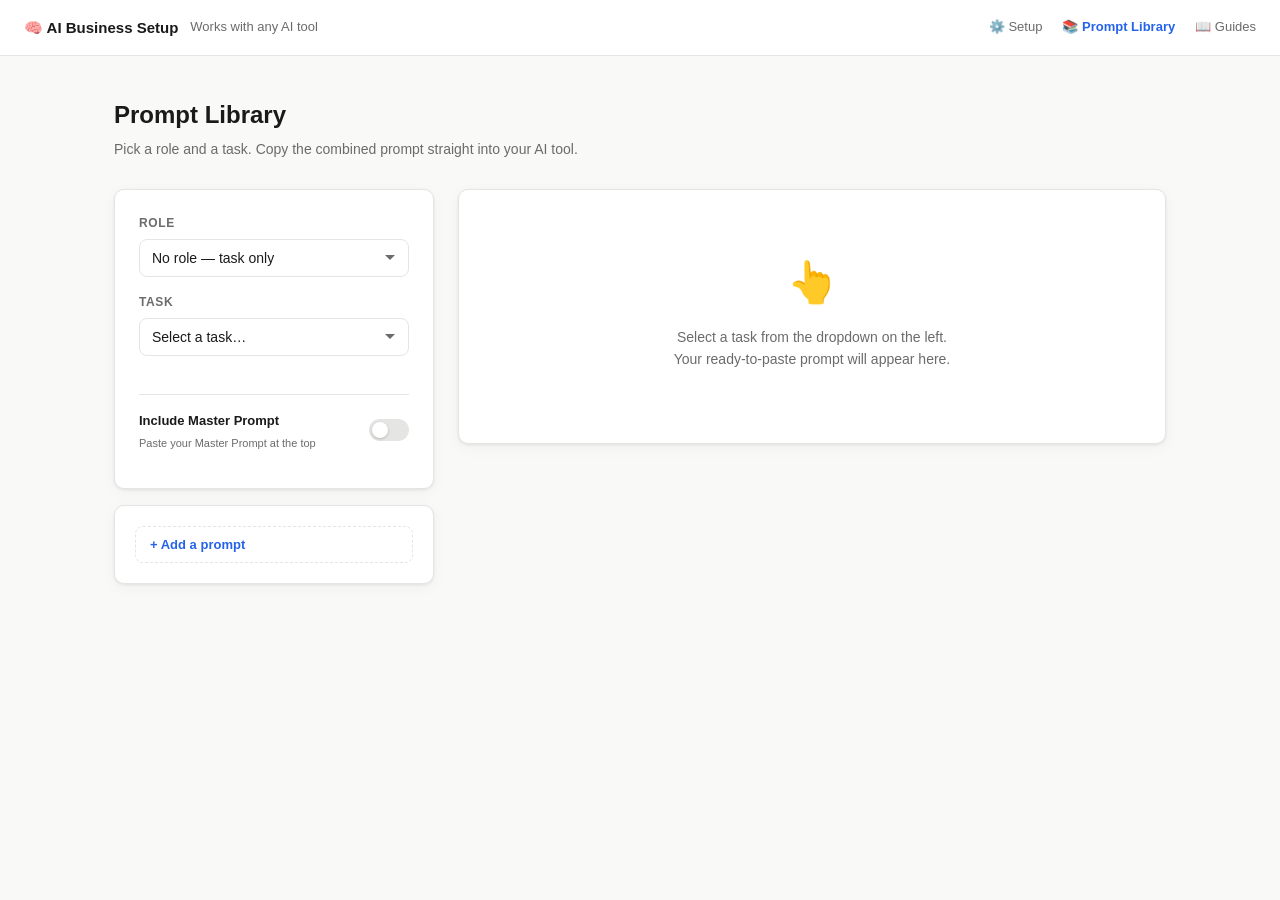
<file: docs/library.html>
<!DOCTYPE html>
<html lang="en">
<head>
  <meta charset="UTF-8" />
  <meta name="viewport" content="width=device-width, initial-scale=1.0" />
  <title>Prompt Library — AI Business Setup</title>
  <meta name="description" content="Pick a role and a task. Get a ready-to-paste prompt." />
  <link rel="stylesheet" href="style.css" />
  <link rel="icon" type="image/svg+xml" href="data:image/svg+xml,<svg xmlns='http://www.w3.org/2000/svg' viewBox='0 0 100 100'><text y='.9em' font-size='90'>🧠</text></svg>" />
  <style>
    .library-layout {
      display: grid;
      grid-template-columns: 320px 1fr;
      gap: 24px;
      align-items: start;
    }
    @media (max-width: 720px) {
      .library-layout { grid-template-columns: 1fr; }
    }

    .sidebar-col {
      position: sticky;
      top: 72px;
      display: flex;
      flex-direction: column;
      gap: 16px;
      align-self: start;
    }

    .controls-card {
      background: var(--surface);
      border: 1px solid var(--border);
      border-radius: var(--radius);
      padding: 24px;
      box-shadow: var(--shadow);
    }

    .add-prompt-card {
      background: var(--surface);
      border: 1px solid var(--border);
      border-radius: var(--radius);
      padding: 20px;
      box-shadow: var(--shadow);
    }

    .add-prompt-toggle {
      width: 100%;
      background: none;
      border: 1.5px dashed var(--border);
      border-radius: 8px;
      padding: 10px 14px;
      font-size: 13px;
      font-weight: 600;
      color: var(--accent);
      cursor: pointer;
      text-align: left;
      transition: border-color .15s, background .15s;
    }
    .add-prompt-toggle:hover { border-color: var(--accent); background: rgba(99,102,241,.05); }

    .cp-field { margin-bottom: 14px; }
    .cp-field input[type=text],
    .cp-field textarea {
      width: 100%;
      padding: 9px 11px;
      border: 1.5px solid var(--border);
      border-radius: 8px;
      font-size: 13px;
      font-family: inherit;
      color: var(--text);
      background: var(--surface);
      box-sizing: border-box;
      resize: vertical;
      transition: border-color .15s;
    }
    .cp-field input[type=text]:focus,
    .cp-field textarea:focus { outline: none; border-color: var(--accent); }

    .form-actions { display: flex; gap: 8px; justify-content: flex-end; margin-top: 4px; }
    .btn-save {
      background: var(--accent);
      color: #fff;
      border: none;
      border-radius: 8px;
      padding: 9px 16px;
      font-size: 13px;
      font-weight: 600;
      cursor: pointer;
    }
    .btn-save:hover { background: var(--accent-dark); }
    .btn-cancel {
      background: none;
      border: 1.5px solid var(--border);
      border-radius: 8px;
      padding: 9px 14px;
      font-size: 13px;
      color: var(--muted);
      cursor: pointer;
    }
    .btn-cancel:hover { border-color: #aaa; color: var(--text); }
    .btn-link {
      background: none;
      border: none;
      padding: 0;
      font-size: 12px;
      color: var(--accent);
      cursor: pointer;
      text-decoration: underline;
      text-underline-offset: 2px;
    }
    .btn-link-danger { color: var(--error, #e53935); }
    .cp-form-inner { margin-top: 16px; }

    /* add-prompt tabs */
    .cp-tabs {
      display: flex;
      gap: 0;
      margin-top: 14px;
      border-bottom: 1.5px solid var(--border);
    }
    .cp-tab {
      flex: 1;
      background: none;
      border: none;
      padding: 8px 10px;
      font-size: 12px;
      font-weight: 600;
      color: var(--muted);
      cursor: pointer;
      border-bottom: 2.5px solid transparent;
      margin-bottom: -1.5px;
      transition: color .15s, border-color .15s;
      text-align: center;
    }
    .cp-tab:hover { color: var(--text); }
    .cp-tab.active { color: var(--accent); border-bottom-color: var(--accent); }

    /* generate flow */
    .gen-step { margin-top: 14px; }
    .gen-step-label {
      font-size: 11px;
      font-weight: 700;
      text-transform: uppercase;
      letter-spacing: .6px;
      color: var(--muted);
      margin-bottom: 8px;
      display: flex;
      align-items: center;
      gap: 6px;
    }
    .gen-step-num {
      width: 18px; height: 18px;
      background: var(--accent);
      color: #fff;
      border-radius: 50%;
      font-size: 10px;
      font-weight: 800;
      display: inline-flex;
      align-items: center;
      justify-content: center;
      flex-shrink: 0;
    }
    .gen-prompt-box {
      background: var(--bg, #f8f8fb);
      border: 1px solid var(--border);
      border-radius: 8px;
      padding: 10px 12px;
      font-size: 12px;
      line-height: 1.55;
      color: var(--text);
      white-space: pre-wrap;
      word-break: break-word;
      max-height: 120px;
      overflow-y: auto;
      font-family: inherit;
      margin-bottom: 8px;
    }
    .btn-copy-gen {
      width: 100%;
      background: var(--accent);
      color: #fff;
      border: none;
      border-radius: 8px;
      padding: 9px 14px;
      font-size: 13px;
      font-weight: 600;
      cursor: pointer;
      display: flex;
      align-items: center;
      justify-content: center;
      gap: 6px;
      transition: background .15s;
    }
    .btn-copy-gen:hover { background: var(--accent-dark); }
    .btn-copy-gen.copied { background: var(--success); }
    .gen-divider {
      display: flex;
      align-items: center;
      gap: 8px;
      margin: 14px 0 10px;
      font-size: 11px;
      color: var(--muted);
    }
    .gen-divider::before, .gen-divider::after {
      content: '';
      flex: 1;
      height: 1px;
      background: var(--border);
    }

    .field-label {
      display: block;
      font-size: 12px;
      font-weight: 700;
      text-transform: uppercase;
      letter-spacing: .6px;
      color: var(--muted);
      margin-bottom: 6px;
    }

    select {
      width: 100%;
      padding: 10px 12px;
      border: 1.5px solid var(--border);
      border-radius: 8px;
      font-size: 14px;
      font-family: inherit;
      color: var(--text);
      background: var(--surface);
      cursor: pointer;
      appearance: none;
      -webkit-appearance: none;
      background-image: url("data:image/svg+xml,%3Csvg xmlns='http://www.w3.org/2000/svg' width='12' height='12' viewBox='0 0 12 12'%3E%3Cpath fill='%236b6b6b' d='M6 8L1 3h10z'/%3E%3C/svg%3E");
      background-repeat: no-repeat;
      background-position: right 12px center;
      padding-right: 32px;
      transition: border-color .15s;
      margin-bottom: 16px;
    }
    select:focus { outline: none; border-color: var(--accent); }
    select:hover { border-color: #aaa; }

    .toggle-row {
      display: flex;
      align-items: center;
      justify-content: space-between;
      padding: 12px 0;
      border-top: 1px solid var(--border);
      margin-top: 4px;
    }
    .toggle-label {
      font-size: 13px;
      font-weight: 600;
      color: var(--text);
    }
    .toggle-sub {
      font-size: 11px;
      color: var(--muted);
      display: block;
      margin-top: 2px;
    }

    /* toggle switch */
    .toggle-switch {
      position: relative;
      width: 40px;
      height: 22px;
      flex-shrink: 0;
    }
    .toggle-switch input { opacity: 0; width: 0; height: 0; }
    .toggle-slider {
      position: absolute;
      inset: 0;
      background: var(--border);
      border-radius: 22px;
      cursor: pointer;
      transition: background .2s;
    }
    .toggle-slider::before {
      content: '';
      position: absolute;
      width: 16px;
      height: 16px;
      left: 3px;
      top: 3px;
      background: #fff;
      border-radius: 50%;
      transition: transform .2s;
      box-shadow: 0 1px 3px rgba(0,0,0,.2);
    }
    .toggle-switch input:checked + .toggle-slider { background: var(--accent); }
    .toggle-switch input:checked + .toggle-slider::before { transform: translateX(18px); }

    /* output panel */
    .output-card {
      background: var(--surface);
      border: 1px solid var(--border);
      border-radius: var(--radius);
      box-shadow: var(--shadow);
      overflow: hidden;
    }

    .output-header {
      display: flex;
      align-items: center;
      justify-content: space-between;
      padding: 16px 20px;
      border-bottom: 1px solid var(--border);
      background: var(--code-bg);
    }
    .output-title {
      font-size: 14px;
      font-weight: 700;
      color: var(--text);
    }
    .output-meta {
      font-size: 11px;
      color: var(--muted);
      margin-top: 2px;
    }

    .output-section {
      border-bottom: 1px solid #2a2a2a;
    }
    .output-section-label {
      display: flex;
      align-items: center;
      gap: 8px;
      padding: 10px 20px 6px;
      background: #161616;
    }
    .section-pill {
      font-size: 10px;
      font-weight: 700;
      letter-spacing: .4px;
      text-transform: uppercase;
      padding: 2px 8px;
      border-radius: 20px;
    }
    .pill-master { background: rgba(37,99,235,.25); color: #93c5fd; }
    .pill-role   { background: rgba(124,58,237,.25); color: #c4b5fd; }
    .pill-task   { background: rgba(22,163,74,.25);  color: #86efac; }

    .output-text {
      background: #1e1e1e;
      color: #d4d4d4;
      font-family: 'SF Mono', 'Fira Code', 'Cascadia Code', monospace;
      font-size: 12.5px;
      line-height: 1.65;
      padding: 14px 20px;
      white-space: pre-wrap;
      word-break: break-word;
    }

    .output-footer {
      display: flex;
      align-items: center;
      justify-content: space-between;
      padding: 12px 20px;
      background: #161616;
    }
    .char-count {
      font-size: 11px;
      color: #666;
    }
    .big-copy-btn {
      background: var(--accent);
      color: #fff;
      border: none;
      padding: 9px 22px;
      border-radius: 7px;
      font-size: 14px;
      font-weight: 700;
      cursor: pointer;
      transition: all .15s;
      display: flex;
      align-items: center;
      gap: 7px;
    }
    .big-copy-btn:hover { background: var(--accent-dark); }
    .big-copy-btn.copied { background: var(--success); }

    .empty-state {
      padding: 60px 24px;
      text-align: center;
      color: var(--muted);
    }
    .empty-state .empty-icon { font-size: 40px; margin-bottom: 12px; }
    .empty-state p { font-size: 14px; line-height: 1.6; }

    .page-title {
      font-size: 24px;
      font-weight: 800;
      margin-bottom: 4px;
    }
    .page-sub {
      font-size: 14px;
      color: var(--muted);
      margin-bottom: 28px;
    }

    .nav-link {
      font-size: 13px;
      color: var(--muted);
      text-decoration: none;
      display: flex;
      align-items: center;
      gap: 4px;
      transition: color .15s;
    }
    .nav-link:hover { color: var(--accent); }
  </style>
</head>
<body>

<header class="site-header">
  <a href="index.html" class="logo">🧠 AI Business Setup</a>
  <span class="tagline" style="flex:1">Works with any AI tool</span>
  <nav style="display:flex;align-items:center;gap:20px">
    <a href="index.html" class="nav-link">⚙️ Setup</a>
    <a href="library.html" class="nav-link" style="color:var(--accent);font-weight:600">📚 Prompt Library</a>
    <a href="guides.html" class="nav-link">📖 Guides</a>
  </nav>
</header>

<div class="container" style="max-width:1100px">
  <h1 class="page-title">Prompt Library</h1>
  <p class="page-sub">Pick a role and a task. Copy the combined prompt straight into your AI tool.</p>

  <div class="library-layout">

    <!-- Controls + Add prompt -->
    <div class="sidebar-col">
    <div class="controls-card">
      <label class="field-label" for="role-select">Role</label>
      <select id="role-select" onchange="onRoleChange()">
        <option value="">No role — task only</option>
        <optgroup label="Content &amp; Marketing">
          <option value="copywriter">Senior Copywriter</option>
          <option value="strategist">Content Strategist</option>
          <option value="social">Social Media Manager</option>
        </optgroup>
        <optgroup label="Sales &amp; Customer">
          <option value="sales">Sales Consultant</option>
          <option value="csm">Customer Success Manager</option>
        </optgroup>
        <optgroup label="Strategy &amp; Analysis">
          <option value="analyst">Business Analyst</option>
          <option value="advisor">Strategic Advisor</option>
        </optgroup>
        <optgroup label="Operations">
          <option value="process">Process Designer</option>
          <option value="data">Data Analyst</option>
        </optgroup>
      </select>

      <label class="field-label" for="task-select">Task</label>
      <select id="task-select" onchange="buildPrompt()"></select>
      <div id="task-filter-hint" style="font-size:11px;color:var(--muted);margin-top:-10px;margin-bottom:16px;min-height:16px;"></div>

      <div class="toggle-row">
        <div>
          <span class="toggle-label">Include Master Prompt</span>
          <span class="toggle-sub">Paste your Master Prompt at the top</span>
        </div>
        <label class="toggle-switch">
          <input type="checkbox" id="master-toggle" onchange="buildPrompt()" />
          <span class="toggle-slider"></span>
        </label>
      </div>
    </div>

    <!-- Add a prompt panel -->
    <div class="add-prompt-card">
      <button class="add-prompt-toggle" onclick="toggleAddForm()">+ Add a prompt</button>
      <div id="add-prompt-form" hidden>

        <!-- Tabs -->
        <div class="cp-tabs">
          <button class="cp-tab active" id="tab-generate" onclick="switchCpTab('generate')">Generate with AI</button>
          <button class="cp-tab" id="tab-manual" onclick="switchCpTab('manual')">Write manually</button>
        </div>

        <!-- Generate tab -->
        <div id="cp-panel-generate">
          <div class="gen-step">
            <div class="gen-step-label"><span class="gen-step-num">1</span> Copy this prompt into your AI tool</div>
            <div class="gen-prompt-box" id="gen-prompt-preview"></div>
            <button class="btn-copy-gen" id="btn-copy-gen" onclick="copyGenPrompt()">📋 Copy prompt</button>
          </div>
          <div class="gen-divider">paste the AI’s output below</div>
          <div class="gen-step">
            <div class="gen-step-label"><span class="gen-step-num">2</span> Paste the prompt text here</div>
            <form id="cp-form-gen" onsubmit="saveCustomPromptGen(event)">
              <div class="cp-field">
                <textarea id="cp-text-gen" rows="5" placeholder="Paste the prompt the AI wrote for you…" required style="margin-top:0"></textarea>
              </div>
              <div class="cp-field">
                <label class="field-label" for="cp-name-gen">Task name <span style="color:var(--error,#e53935)">*</span></label>
                <input type="text" id="cp-name-gen" placeholder="e.g. Partner proposal email" required />
              </div>
              <div class="cp-field">
                <label class="field-label" for="cp-role-gen">Role (optional)</label>
                <select id="cp-role-gen">
                  <option value="">Any role</option>
                  <optgroup label="Content &amp; Marketing">
                    <option value="copywriter">Senior Copywriter</option>
                    <option value="strategist">Content Strategist</option>
                    <option value="social">Social Media Manager</option>
                  </optgroup>
                  <optgroup label="Sales &amp; Customer">
                    <option value="sales">Sales Consultant</option>
                    <option value="csm">Customer Success Manager</option>
                  </optgroup>
                  <optgroup label="Strategy &amp; Analysis">
                    <option value="analyst">Business Analyst</option>
                    <option value="advisor">Strategic Advisor</option>
                  </optgroup>
                  <optgroup label="Operations">
                    <option value="process">Process Designer</option>
                    <option value="data">Data Analyst</option>
                  </optgroup>
                </select>
              </div>
              <div class="cp-field">
                <label class="field-label" for="cp-tags-gen">Tags (optional)</label>
                <input type="text" id="cp-tags-gen" placeholder="e.g. email, partner, outreach" />
              </div>
              <div class="form-actions">
                <button type="button" class="btn-cancel" onclick="cancelAddForm()">Cancel</button>
                <button type="submit" class="btn-save">Save prompt</button>
              </div>
            </form>
          </div>
        </div>

        <!-- Manual tab -->
        <div id="cp-panel-manual" hidden>
          <form id="cp-form" class="cp-form-inner" onsubmit="saveCustomPrompt(event)">
            <div class="cp-field">
              <label class="field-label" for="cp-role">Role (optional)</label>
              <select id="cp-role">
                <option value="">Any role</option>
                <optgroup label="Content &amp; Marketing">
                  <option value="copywriter">Senior Copywriter</option>
                  <option value="strategist">Content Strategist</option>
                  <option value="social">Social Media Manager</option>
                </optgroup>
                <optgroup label="Sales &amp; Customer">
                  <option value="sales">Sales Consultant</option>
                  <option value="csm">Customer Success Manager</option>
                </optgroup>
                <optgroup label="Strategy &amp; Analysis">
                  <option value="analyst">Business Analyst</option>
                  <option value="advisor">Strategic Advisor</option>
                </optgroup>
                <optgroup label="Operations">
                  <option value="process">Process Designer</option>
                  <option value="data">Data Analyst</option>
                </optgroup>
              </select>
            </div>
            <div class="cp-field">
              <label class="field-label" for="cp-name">Task name <span style="color:var(--error,#e53935)">*</span></label>
              <input type="text" id="cp-name" placeholder="e.g. Partner proposal email" required />
            </div>
            <div class="cp-field">
              <label class="field-label" for="cp-text">Prompt text <span style="color:var(--error,#e53935)">*</span></label>
              <textarea id="cp-text" rows="6" placeholder="Write your prompt here…" required></textarea>
            </div>
            <div class="cp-field">
              <label class="field-label" for="cp-tags">Tags (optional)</label>
              <input type="text" id="cp-tags" placeholder="e.g. email, partner, outreach" />
            </div>
            <div class="form-actions">
              <button type="button" class="btn-cancel" onclick="cancelAddForm()">Cancel</button>
              <button type="submit" class="btn-save">Save prompt</button>
            </div>
          </form>
        </div>

      </div>
      <div id="custom-summary"></div>
    </div>
    </div><!-- /sidebar-col -->

    <!-- Output -->
    <div id="output-panel">
      <div class="output-card">
        <div class="empty-state">
          <div class="empty-icon">👆</div>
          <p>Select a task from the dropdown on the left.<br>Your ready-to-paste prompt will appear here.</p>
        </div>
      </div>
    </div>

  </div>
</div>

<script>
// ── Custom prompts (localStorage) ────────────────────────
const CUSTOM_KEY = 'ai-kit-custom-prompts';

const GENERATE_PROMPT = `I need to create a reusable task prompt for my team's AI prompt library. The prompt will be used alongside a loaded business context (master prompt already applied).

Please interview me to build it. Ask one question at a time and wait for my answer.

1. What task or situation is this prompt for? Describe it in plain English.
2. What inputs does the person running this task need to supply? (e.g. a topic, a piece of content, a customer name, a data set) List everything the AI needs from them.
3. What should the finished output look like? (format, length, structure, number of options)
4. What should the AI be careful to avoid or flag when doing this task?
5. Is there anything specific to how our business or team works that the AI should keep in mind?

Once I've answered all the questions, produce a finished prompt using exactly this format — ready to copy and paste:

\`\`\`
[Clear instruction of what the AI should do]

[PLACEHOLDER 1 — descriptive label]: []
[PLACEHOLDER 2 — descriptive label]: []
[Add as many input placeholders as needed]

[Any specific instruction about output format, what to avoid, or how to structure the response]
\`\`\`

The prompt should use [BRACKETED LABELS] for every piece of information the user needs to fill in. No explanation needed — just the finished prompt block.`;

function loadCustom() {
  try { return JSON.parse(localStorage.getItem(CUSTOM_KEY) || '[]'); }
  catch { return []; }
}

function saveCustom(arr) {
  localStorage.setItem(CUSTOM_KEY, JSON.stringify(arr));
  renderCustomSummary();
}

function renderCustomSummary() {
  const el = document.getElementById('custom-summary');
  if (!el) return;
  const customs = loadCustom();
  if (customs.length === 0) { el.innerHTML = ''; return; }
  el.innerHTML = `
    <div style="padding-top:12px;border-top:1px solid var(--border);margin-top:12px">
      <div style="font-size:12px;color:var(--muted);margin-bottom:8px">${customs.length} custom prompt${customs.length !== 1 ? 's' : ''} saved</div>
      <div style="display:flex;gap:10px;flex-wrap:wrap">
        <button class="btn-link" onclick="exportCustomCsv()">Export CSV</button>
        <button class="btn-link btn-link-danger" onclick="clearCustomPrompts()">Clear all</button>
      </div>
    </div>`;
}

function toggleAddForm() {
  const form = document.getElementById('add-prompt-form');
  const btn  = document.querySelector('.add-prompt-toggle');
  form.hidden = !form.hidden;
  btn.textContent = form.hidden ? '+ Add a prompt' : '× Close';
  if (!form.hidden) {
    document.getElementById('gen-prompt-preview').textContent = GENERATE_PROMPT;
  }
}

function switchCpTab(tab) {
  document.getElementById('cp-panel-generate').hidden = tab !== 'generate';
  document.getElementById('cp-panel-manual').hidden   = tab !== 'manual';
  document.getElementById('tab-generate').classList.toggle('active', tab === 'generate');
  document.getElementById('tab-manual').classList.toggle('active',   tab === 'manual');
}

function copyGenPrompt() {
  const btn = document.getElementById('btn-copy-gen');
  navigator.clipboard.writeText(GENERATE_PROMPT).then(() => {
    btn.innerHTML = '\u2713 Copied!';
    btn.classList.add('copied');
    setTimeout(() => { btn.innerHTML = '\ud83d\udccb Copy prompt'; btn.classList.remove('copied'); }, 2000);
  });
}

function cancelAddForm() {
  document.getElementById('add-prompt-form').hidden = true;
  document.querySelector('.add-prompt-toggle').textContent = '+ Add a prompt';
  document.getElementById('cp-form').reset();
  document.getElementById('cp-form-gen').reset();
}

function saveCustomPrompt(e) {
  e.preventDefault();
  const role = document.getElementById('cp-role').value;
  const name = document.getElementById('cp-name').value.trim();
  const text = document.getElementById('cp-text').value.trim();
  const tags = document.getElementById('cp-tags').value.trim();
  if (!name || !text) return;
  const arr = loadCustom();
  arr.push({ id: 'cust_' + Date.now(), name, role, text, tags, addedAt: new Date().toISOString() });
  saveCustom(arr);
  cancelAddForm();
  filterTasks();
}

function saveCustomPromptGen(e) {
  e.preventDefault();
  const role = document.getElementById('cp-role-gen').value;
  const name = document.getElementById('cp-name-gen').value.trim();
  const text = document.getElementById('cp-text-gen').value.trim();
  const tags = document.getElementById('cp-tags-gen').value.trim();
  if (!name || !text) return;
  const arr = loadCustom();
  arr.push({ id: 'cust_' + Date.now(), name, role, text, tags, addedAt: new Date().toISOString() });
  saveCustom(arr);
  cancelAddForm();
  filterTasks();
}

function exportCustomCsv() {
  const customs = loadCustom();
  if (!customs.length) return;
  const header = 'Role,Task Name,Prompt Text,Tags,Added';
  const rows = customs.map(p =>
    [p.role || 'Any', p.name, p.text, p.tags || '', (p.addedAt || '').split('T')[0]]
      .map(v => '"' + String(v).replace(/"/g, '""') + '"').join(',')
  );
  const csv = [header, ...rows].join('\n');
  const blob = new Blob([csv], { type: 'text/csv' });
  const url  = URL.createObjectURL(blob);
  const a = Object.assign(document.createElement('a'), { href: url, download: 'custom-prompts.csv' });
  a.click(); URL.revokeObjectURL(url);
}

function clearCustomPrompts() {
  if (!confirm('Remove all custom prompts? This cannot be undone.')) return;
  localStorage.removeItem(CUSTOM_KEY);
  renderCustomSummary();
  filterTasks();
  buildPrompt();
}

// ── Data ──────────────────────────────────────────────────

const ROLES = {
  copywriter: {
    name: 'Senior Copywriter',
    text: `For this task, act as a Senior Copywriter who has been embedded with our brand for years.

Your priorities:
- Write in our voice — refer to the brand voice context already loaded
- Lead with the reader's interest, not ours
- Every sentence must earn its place — cut anything that doesn't add meaning
- Choose specific language over vague claims (show, don't assert)

You avoid:
- Filler openers ("Are you tired of...?", "In today's fast-paced world...")
- Passive voice unless there's a deliberate reason
- Hyperbole and unsubstantiated superlatives
- Anything that sounds like it was written by a committee

Before writing, state in one sentence who you're writing for and what action or feeling you want them to leave with.`,
  },
  strategist: {
    name: 'Content Strategist',
    text: `For this task, act as a Content Strategist who understands our business, our audience, and our competitive position.

Your priorities:
- Think about the audience first — what do they need to know, believe, or feel?
- Connect content to business outcomes — why does this piece matter?
- Identify where this fits in the customer journey (awareness / consideration / decision / retention)
- Flag gaps or opportunities beyond the immediate brief

You avoid:
- Producing content for content's sake
- Losing sight of what the reader gets out of it
- Generic advice that could apply to any business

Structure recommendations as: objective → audience → key message → format → distribution → success metric.`,
  },
  social: {
    name: 'Social Media Manager',
    text: `For this task, act as a Social Media Manager who knows our brand inside out.

Your priorities:
- Native-feeling content for the platform specified — not copy-pasted from another channel
- Hook in the first line — assume people are scrolling fast
- Voice is consistent with our brand but adapted to the platform register
- Engagement that's genuine, not bait

You avoid:
- Hashtag stuffing
- Telling people to "like and share" or using hollow CTAs
- Sounding like a brand account pretending to be human

If no platform is specified, ask before writing. Platform matters.`,
  },
  sales: {
    name: 'Sales Consultant',
    text: `For this task, act as a Senior Sales Consultant who knows our products, our customers, and our competitive position deeply.

Your priorities:
- Understand the customer's situation before pitching anything
- Focus on outcomes and value, not features and specs
- Anticipate and address objections honestly — never dodge them
- Move the conversation forward with a clear next step

You avoid:
- Pressure tactics or artificial urgency
- Overpromising — if we can't do something, say so
- Speaking negatively about competitors by name
- Generic sales language ("synergy", "game-changer", "end-to-end solution")

When writing sales content, always specify: who it's for, where they are in the buying journey, and what the desired next action is.`,
  },
  csm: {
    name: 'Customer Success Manager',
    text: `For this task, act as a Customer Success Manager whose priority is making customers successful, not keeping them happy.

Your priorities:
- Understand what the customer is trying to achieve
- Be proactively honest — surface problems early, don't wait to be asked
- Offer concrete next steps, not vague reassurance
- Write as a trusted advisor, not a support agent

You avoid:
- Corporate deflection language ("We apologise for any inconvenience")
- Blaming the customer, even subtly
- Promising outcomes you can't guarantee
- Responses that close the loop without actually resolving the issue`,
  },
  analyst: {
    name: 'Business Analyst',
    text: `For this task, act as a Business Analyst with strong commercial and operational instincts.

Your priorities:
- Structured thinking — break complex problems into component parts
- Evidence over opinion — distinguish between what we know and what we're assuming
- Practical recommendations — insights that can actually be acted on
- Clarity — explain complexity in plain language, not jargon

You avoid:
- Analysis for its own sake — everything should connect to a decision or action
- Burying the lead — state the key finding first, then support it
- False certainty — flag when data is incomplete or assumptions are being made

Structure outputs as: situation → key findings → so what → recommended action → open questions.`,
  },
  advisor: {
    name: 'Strategic Advisor',
    text: `For this task, act as a Strategic Advisor who has worked with businesses at our stage and in our sector.

Your priorities:
- Think long-term — what are the second-order consequences?
- Challenge assumptions — what are we taking for granted that might be wrong?
- Focus on what matters most — not everything is equally important
- Be direct — say what you actually think, not what's comfortable to hear

You avoid:
- Both-sidesing everything — have a view
- Generic frameworks applied without context
- Advice that sounds smart but can't be acted on

Start by stating what you understand the core question or challenge to be. If you'd frame it differently, say so.`,
  },
  process: {
    name: 'Process Designer',
    text: `For this task, act as a Process Designer focused on clarity, consistency, and reducing friction.

Your priorities:
- Design for the person doing the work, not the person who approved it
- Every step should have a clear owner, input, and output
- Identify failure points — where does this process typically break?
- Keep it as simple as possible — complexity is always a cost

You avoid:
- Process theatre — steps that exist for appearances, not outcomes
- Ambiguity about who does what
- Processes that only work when everything goes right

Output process documentation as: purpose → trigger → steps (with owners) → outputs → exception handling → review cadence.`,
  },
  data: {
    name: 'Data Analyst',
    text: `For this task, act as a Data Analyst who is focused on insight, not just reporting.

Your priorities:
- What does the data actually mean for the business?
- Distinguish between correlation and causation
- Surface the unexpected — what's surprising or counterintuitive?
- Make it actionable — what should we do differently based on this?

You avoid:
- Reporting numbers without interpretation
- Cherry-picking data that supports a pre-existing view
- Precision that implies false certainty in messy data
- Dashboard thinking — more metrics is not better

Always state: what was measured, over what period, and what the key limitation of this data is.`,
  },
};

const TASKS = {
  blog: {
    name: 'Blog Post',
    category: 'Content & Copy',
    text: `Write a blog post on the following topic: [TOPIC]

Target audience: [Which persona, or describe]
Goal of this post: [Inform / build trust / generate leads / SEO / other]
Desired length: [e.g. 600 words / 1,200 words / long-form]
Tone notes: [Any deviation from our default voice for this piece]
Key points to cover: [List 3–5 or leave blank to let AI structure it]
Call to action: [What should the reader do at the end?]

Use our brand voice. Avoid generic AI article structure (no "In conclusion..." or "In today's world..."). Lead with what's interesting, not with context-setting.`,
  },
  'email-marketing': {
    name: 'Email — Marketing / Campaign',
    category: 'Content & Copy',
    text: `Write a marketing email for the following campaign: [CAMPAIGN NAME / PURPOSE]

Audience: [Segment — new leads / existing customers / lapsed customers / other]
Goal: [What action do we want them to take?]
Key message: [The single most important thing this email communicates]
Offer or hook: [What we're offering, announcing, or sharing]
CTA: [The specific action — link text, button copy, or reply instruction]
Tone: [Any adjustment from our default voice]

Keep the subject line, preview text, and body distinct. Write 2 subject line options. No hollow openers ("Hope this finds you well"). Get to the point fast.`,
  },
  'email-transactional': {
    name: 'Email — Transactional / Operational',
    category: 'Content & Copy',
    text: `Write a transactional email for the following trigger: [TRIGGER — e.g. welcome, purchase confirmation, password reset, trial ending]

What the reader has just done or what has just happened: [Context]
What they need to know: [Key information]
What they need to do next (if anything): [Action]
Tone: [Functional and clear — not a marketing moment unless specified]

Keep it short. Every sentence should be there for a reason.`,
  },
  'social-post': {
    name: 'Social Media Post',
    category: 'Content & Copy',
    text: `Write a social media post for the following: [TOPIC / CONTENT PIECE / ANNOUNCEMENT]

Platform: [LinkedIn / X (Twitter) / Instagram / Facebook / other]
Goal: [Awareness / engagement / clicks / shares]
Hook approach: [Question / bold claim / statistic / story / other — or let AI decide]
Link or CTA: [If applicable]
Length: [Short / medium / thread — or platform default]

Adapt tone for the platform. No hashtag stuffing. No "Drop a comment below!" unless it's genuinely relevant.`,
  },
  'website-copy': {
    name: 'Website Copy — Page Section',
    category: 'Content & Copy',
    text: `Write copy for the following section of our website: [PAGE NAME + SECTION — e.g. Homepage hero, About page intro, Pricing page header]

What this section needs to do: [e.g. Immediately communicate our value, build trust, explain the product]
Reader's state of mind when they arrive here: [e.g. Sceptical and comparing options / Warm lead already interested / First-time visitor who doesn't know us]
Key message: [The one thing they must leave this section knowing or feeling]
Word count target: [e.g. Headline + 2 sentences / Under 100 words / etc.]

Follow our brand voice exactly. Prioritise clarity over cleverness.`,
  },
  'case-study': {
    name: 'Case Study',
    category: 'Content & Copy',
    text: `Help me write a case study for the following customer story: [CUSTOMER NAME / PSEUDONYM]

Customer profile: [Who they are — industry, size, role of main contact]
The situation before: [What problem or situation brought them to us]
What we did: [The solution, product, or service used]
The result: [Outcomes — ideally with specific numbers or before/after comparisons]
A quote from the customer (if available): [Paste here, or note if not available]
Target audience for this case study: [Which persona it's meant to persuade]

Structure: Situation → Challenge → Solution → Result → Quote. Keep it factual. Let the numbers do the work. Write in third person.`,
  },
  'market-research': {
    name: 'Market Research Summary',
    category: 'Research & Analysis',
    text: `Summarise the key insights from the following research material and tell me what it means for our business: [PASTE RESEARCH / REPORT / DATA]

Focus on:
- What's most relevant to our audience and market position
- Anything that challenges our current assumptions
- Opportunities we're not currently addressing
- Risks we should be aware of

Format: Key findings (bullet points) → So what for our business (brief narrative) → Recommended actions (prioritised list).`,
  },
  'competitor-analysis': {
    name: 'Competitor Analysis',
    category: 'Research & Analysis',
    text: `Analyse the following competitor: [COMPETITOR NAME]

Sources to review (paste or attach): [Website copy / pricing page / reviews / LinkedIn / other]

I want to understand:
1. How they position themselves and who they're targeting
2. What they do well that we should be aware of
3. Where they're weak or where customers are frustrated
4. How we should think about them in our own positioning

Be honest — if they do something better than us, say so. I need an accurate picture, not a flattering one.`,
  },
  'feedback-analysis': {
    name: 'Customer Feedback Analysis',
    category: 'Research & Analysis',
    text: `Analyse the following customer feedback and summarise the key themes: [PASTE FEEDBACK — reviews, survey responses, support tickets, interview notes]

Tell me:
1. The top 3–5 things customers value most
2. The top 3–5 pain points or frustrations
3. Any patterns in how customers describe the problem we solve (their language, not ours)
4. Anything surprising or that challenges what we think we know

Format: Themes → Direct quotes that illustrate each theme → Recommendations.`,
  },
  'meeting-agenda': {
    name: 'Meeting Agenda',
    category: 'Internal & Operations',
    text: `Create an agenda for the following meeting: [MEETING NAME / PURPOSE]

Duration: [e.g. 30 min / 60 min / 90 min]
Attendees: [Roles, not names]
Goal of the meeting: [What does a successful meeting produce?]
Topics to cover: [List or leave blank to let AI suggest based on meeting purpose]
Pre-read or preparation required: [If any]

Format each agenda item with: topic, owner, time allocation, and desired output (decision / update / discussion).`,
  },
  'meeting-notes': {
    name: 'Meeting Notes → Action Items',
    category: 'Internal & Operations',
    text: `Turn the following meeting notes into a clean summary with action items: [PASTE NOTES]

Produce:
1. One-paragraph summary of what was discussed and decided
2. Action items in a table: Action | Owner | Due date
3. Open questions or decisions deferred

Be concise. Do not include everything discussed — only what matters going forward.`,
  },
  'job-description': {
    name: 'Job Description',
    category: 'Internal & Operations',
    text: `Write a job description for the following role: [JOB TITLE]

Key responsibilities: [List 4–6 or describe in plain English]
Must-have requirements: [Skills, experience, qualifications that are non-negotiable]
Nice-to-have: [Preferred but not required]
Team / reporting structure: [Who they work with and report to]
Anything important about our culture or way of working: [What someone needs to thrive here]

Write in our voice. Be specific and honest — describe the job as it actually is. Avoid inflated corporate job description language. Be clear about what makes this role challenging, not just appealing.`,
  },
  sop: {
    name: 'SOP (Standard Operating Procedure)',
    category: 'Internal & Operations',
    text: `Write a standard operating procedure for the following process: [PROCESS NAME]

Purpose of this process: [What it achieves and why it matters]
Who follows this process: [Role(s)]
Trigger: [What starts this process]
Steps: [List what you know — AI will structure and fill gaps]
Tools or systems involved: [Any software, templates, or platforms]
Common mistakes or failure points: [If known]
How do we know it's done correctly: [Success criteria or quality check]

Format: Purpose → Scope → Trigger → Step-by-step (numbered, with owner per step) → Quality check → Exception handling.`,
  },
  swot: {
    name: 'SWOT Analysis',
    category: 'Strategy',
    text: `Run a SWOT analysis for the following: [OUR BUSINESS / A SPECIFIC PRODUCT / A DECISION / A MARKET ENTRY]

Use the context you have about our business. For each quadrant, give 4–6 specific points — not generic ones.

After the SWOT, give me a "So what?" — the 2–3 most important strategic implications based on the analysis.

Be direct. If there are genuine weaknesses or threats, name them clearly.`,
  },
  decision: {
    name: 'Decision Framework',
    category: 'Strategy',
    text: `Help me think through the following decision: [DESCRIBE THE DECISION]

Context: [What's driving this? What do we know? What are the constraints?]
Options being considered: [List them, or ask AI to generate options]
What matters most in making this decision: [Criteria — e.g. speed, cost, risk, reversibility]

Structure your response as:
1. Restate the decision clearly
2. Evaluate each option against the criteria
3. Your recommendation and why
4. Key risks or unknowns that could change the answer
5. What we'd need to believe for each option to be right`,
  },
};

const MASTER_PLACEHOLDER = `[YOUR MASTER PROMPT]
Paste the contents of your-business/prompts/MASTER_PROMPT.md here.
────────────────────────────────────────────────────────────────`;

// ── Role → Task mapping ────────────────────────────────────
// Keys match TASKS keys. Each role lists the tasks that make sense for it.
const ROLE_TASKS = {
  copywriter:  ['blog','email-marketing','email-transactional','social-post','website-copy','case-study'],
  strategist:  ['blog','email-marketing','social-post','website-copy','case-study','market-research','competitor-analysis','feedback-analysis'],
  social:      ['social-post','blog','website-copy','market-research','feedback-analysis'],
  sales:       ['email-marketing','email-transactional','case-study','competitor-analysis','feedback-analysis','meeting-agenda','meeting-notes'],
  csm:         ['email-transactional','meeting-agenda','meeting-notes','sop','feedback-analysis'],
  analyst:     ['market-research','competitor-analysis','feedback-analysis','swot','decision','meeting-agenda','meeting-notes'],
  advisor:     ['swot','decision','market-research','competitor-analysis','meeting-agenda'],
  process:     ['sop','meeting-agenda','meeting-notes','job-description'],
  data:        ['market-research','feedback-analysis','competitor-analysis','swot'],
};

// Flat ordered task list used to build the select
const ALL_TASK_GROUPS = [
  { label: 'Content & Copy',        ids: ['blog','email-marketing','email-transactional','social-post','website-copy','case-study'] },
  { label: 'Research & Analysis',   ids: ['market-research','competitor-analysis','feedback-analysis'] },
  { label: 'Internal & Operations', ids: ['meeting-agenda','meeting-notes','job-description','sop'] },
  { label: 'Strategy',              ids: ['swot','decision'] },
];

function filterTasks() {
  const roleId  = document.getElementById('role-select').value;
  const taskSel = document.getElementById('task-select');
  const hint    = document.getElementById('task-filter-hint');
  const allowed = roleId ? new Set(ROLE_TASKS[roleId] || []) : null;
  const prevVal = taskSel.value;

  taskSel.innerHTML = '';
  const blankOpt = document.createElement('option');
  blankOpt.value = '';
  blankOpt.textContent = allowed ? 'Select a relevant task…' : 'Select a task…';
  taskSel.appendChild(blankOpt);

  ALL_TASK_GROUPS.forEach(group => {
    const visibleIds = allowed ? group.ids.filter(id => allowed.has(id)) : group.ids;
    if (visibleIds.length === 0) return;
    const og = document.createElement('optgroup');
    og.label = group.label;
    visibleIds.forEach(id => {
      const opt = document.createElement('option');
      opt.value = id;
      opt.textContent = TASKS[id].name;
      og.appendChild(opt);
    });
    taskSel.appendChild(og);
  });

  // Custom prompts — show those matching selected role (or tagged for any role)
  const customs = loadCustom().filter(p => !roleId || p.role === '' || p.role === roleId);
  if (customs.length > 0) {
    const og = document.createElement('optgroup');
    og.label = 'Custom Prompts';
    customs.forEach(p => {
      const opt = document.createElement('option');
      opt.value = p.id;
      opt.textContent = p.name;
      og.appendChild(opt);
    });
    taskSel.appendChild(og);
  }

  // Restore previous selection if still valid
  const allCustomIds = new Set(loadCustom().map(p => p.id));
  const prevIsCustom = prevVal && prevVal.startsWith('cust_') && allCustomIds.has(prevVal);
  if (prevVal && (prevIsCustom || !allowed || allowed.has(prevVal))) {
    taskSel.value = prevVal;
  }

  // Hint text
  if (allowed) {
    const count = [...allowed].length + customs.length;
    const roleName = ROLES[roleId].name;
    hint.textContent = `Showing ${count} task${count !== 1 ? 's' : ''} relevant to ${roleName}`;
  } else {
    hint.textContent = '';
  }
}

function onRoleChange() {
  filterTasks();
  buildPrompt();
}

// Initialise task dropdown and custom summary on load
document.addEventListener('DOMContentLoaded', () => {
  filterTasks();
  renderCustomSummary();
});

// ── Build & render ────────────────────────────────────────
function buildPrompt() {
  const roleId   = document.getElementById('role-select').value;
  const taskId   = document.getElementById('task-select').value;
  const inclMaster = document.getElementById('master-toggle').checked;
  const panel    = document.getElementById('output-panel');

  if (!taskId) {
    panel.innerHTML = `
      <div class="output-card">
        <div class="empty-state">
          <div class="empty-icon">👆</div>
          <p>Select a task from the dropdown on the left.<br>Your ready-to-paste prompt will appear here.</p>
        </div>
      </div>`;
    return;
  }

  const role = ROLES[roleId];
  const customEntry = taskId.startsWith('cust_') ? loadCustom().find(p => p.id === taskId) : null;
  const task = TASKS[taskId] || (customEntry ? { name: customEntry.name, category: customEntry.tags || 'Custom', text: customEntry.text } : null);

  const sections = [];
  if (inclMaster) sections.push({ label: 'Master Prompt', pill: 'pill-master', text: MASTER_PLACEHOLDER });
  if (role)       sections.push({ label: 'Role: ' + role.name, pill: 'pill-role',   text: role.text });
                  sections.push({ label: 'Task: ' + task.name, pill: 'pill-task',   text: task.text });

  const fullText = sections.map(s => s.text).join('\n\n---\n\n');
  const charCount = fullText.length;

  const sectionsHTML = sections.map(s => `
    <div class="output-section">
      <div class="output-section-label">
        <span class="section-pill ${s.pill}">${s.label}</span>
      </div>
      <div class="output-text">${escHtml(s.text)}</div>
    </div>
  `).join('');

  const metaParts = [];
  if (inclMaster) metaParts.push('Master Prompt');
  if (role) metaParts.push(role.name);
  metaParts.push(task.name);

  panel.innerHTML = `
    <div class="output-card">
      <div class="output-header">
        <div>
          <div class="output-title">${metaParts.join(' + ')}</div>
          <div class="output-meta">${task.category} · ${sections.length} section${sections.length > 1 ? 's' : ''}</div>
        </div>
      </div>
      ${sectionsHTML}
      <div class="output-footer">
        <span class="char-count">${charCount.toLocaleString()} characters</span>
        <button class="big-copy-btn" id="copy-btn" onclick="copyAll()">
          📋 Copy full prompt
        </button>
      </div>
    </div>
  `;

  // store for copy
  window._currentPrompt = fullText;
}

function copyAll() {
  if (!window._currentPrompt) return;
  const btn = document.getElementById('copy-btn');
  navigator.clipboard.writeText(window._currentPrompt).then(() => {
    btn.innerHTML = '✓ Copied!';
    btn.classList.add('copied');
    setTimeout(() => {
      btn.innerHTML = '📋 Copy full prompt';
      btn.classList.remove('copied');
    }, 2000);
  });
}

function escHtml(str) {
  return str.replace(/&/g,'&amp;').replace(/</g,'&lt;').replace(/>/g,'&gt;');
}
</script>
</body>
</html>
</file>
<file: docs/style.css>
*, *::before, *::after { box-sizing: border-box; margin: 0; padding: 0; }

:root {
  --bg: #f9f9f8;
  --surface: #ffffff;
  --border: #e5e5e3;
  --text: #1a1a1a;
  --muted: #6b6b6b;
  --accent: #2563eb;
  --accent-light: #eff6ff;
  --accent-dark: #1d4ed8;
  --success: #16a34a;
  --success-light: #f0fdf4;
  --code-bg: #f4f4f3;
  --radius: 10px;
  --shadow: 0 1px 3px rgba(0,0,0,.08), 0 4px 16px rgba(0,0,0,.04);
}

body {
  font-family: -apple-system, BlinkMacSystemFont, 'Segoe UI', sans-serif;
  font-size: 16px;
  line-height: 1.6;
  background: var(--bg);
  color: var(--text);
  min-height: 100vh;
}

/* ── Layout ── */
.site-header {
  background: var(--surface);
  border-bottom: 1px solid var(--border);
  padding: 0 24px;
  height: 56px;
  display: flex;
  align-items: center;
  gap: 12px;
  position: sticky;
  top: 0;
  z-index: 100;
}
.site-header .logo {
  font-weight: 700;
  font-size: 15px;
  color: var(--text);
  text-decoration: none;
}
.site-header .tagline {
  font-size: 13px;
  color: var(--muted);
}

.container {
  max-width: 760px;
  margin: 0 auto;
  padding: 40px 24px 80px;
}

/* ── Progress ── */
.progress-bar {
  display: flex;
  align-items: center;
  gap: 0;
  margin-bottom: 40px;
}
.progress-step {
  display: flex;
  flex-direction: column;
  align-items: center;
  gap: 6px;
  flex: 1;
  cursor: default;
}
.progress-step .dot {
  width: 28px;
  height: 28px;
  border-radius: 50%;
  border: 2px solid var(--border);
  background: var(--surface);
  display: flex;
  align-items: center;
  justify-content: center;
  font-size: 12px;
  font-weight: 600;
  color: var(--muted);
  transition: all .2s;
  position: relative;
  z-index: 1;
}
.progress-step.active .dot {
  border-color: var(--accent);
  background: var(--accent);
  color: #fff;
}
.progress-step.done .dot {
  border-color: var(--success);
  background: var(--success);
  color: #fff;
}
.progress-step .label {
  font-size: 11px;
  color: var(--muted);
  white-space: nowrap;
  font-weight: 500;
}
.progress-step.active .label { color: var(--accent); font-weight: 600; }
.progress-step.done .label { color: var(--success); }
.progress-connector {
  flex: 1;
  height: 2px;
  background: var(--border);
  margin-bottom: 22px;
  transition: background .2s;
}
.progress-connector.done { background: var(--success); }

/* ── Cards & panels ── */
.card {
  background: var(--surface);
  border: 1px solid var(--border);
  border-radius: var(--radius);
  padding: 32px;
  box-shadow: var(--shadow);
}

.step-title {
  font-size: 22px;
  font-weight: 700;
  margin-bottom: 8px;
  line-height: 1.3;
}
.step-subtitle {
  font-size: 15px;
  color: var(--muted);
  margin-bottom: 28px;
}

/* ── Tool grid ── */
.tool-grid {
  display: grid;
  grid-template-columns: repeat(auto-fill, minmax(140px, 1fr));
  gap: 12px;
  margin-bottom: 8px;
}
.tool-card {
  border: 2px solid var(--border);
  border-radius: var(--radius);
  padding: 16px 12px;
  cursor: pointer;
  text-align: center;
  transition: all .15s;
  background: var(--surface);
  user-select: none;
}
.tool-card:hover { border-color: var(--accent); background: var(--accent-light); }
.tool-card.selected { border-color: var(--accent); background: var(--accent-light); }
.tool-card .tool-icon { font-size: 28px; display: block; margin-bottom: 6px; }
.tool-card .tool-name { font-size: 13px; font-weight: 600; color: var(--text); }
.tool-card .tool-desc { font-size: 11px; color: var(--muted); margin-top: 2px; }

/* ── OS tabs ── */
.os-tabs {
  display: flex;
  gap: 0;
  border: 1px solid var(--border);
  border-radius: 8px;
  overflow: hidden;
  margin-bottom: 20px;
  width: fit-content;
}
.os-tab {
  padding: 8px 20px;
  font-size: 13px;
  font-weight: 500;
  cursor: pointer;
  border: none;
  background: var(--surface);
  color: var(--muted);
  transition: all .15s;
}
.os-tab.active { background: var(--accent); color: #fff; }
.os-tab:hover:not(.active) { background: var(--accent-light); color: var(--accent); }

/* ── Code blocks ── */
.code-block {
  position: relative;
  background: #1e1e1e;
  border-radius: 8px;
  margin: 12px 0;
  overflow: hidden;
}
.code-block pre {
  padding: 16px 20px;
  font-family: 'SF Mono', 'Fira Code', 'Cascadia Code', monospace;
  font-size: 13px;
  color: #d4d4d4;
  overflow-x: auto;
  white-space: pre;
  line-height: 1.5;
}
.code-block .copy-btn {
  position: absolute;
  top: 8px;
  right: 8px;
  background: rgba(255,255,255,.12);
  border: 1px solid rgba(255,255,255,.18);
  color: #d4d4d4;
  font-size: 11px;
  font-weight: 600;
  padding: 4px 10px;
  border-radius: 5px;
  cursor: pointer;
  transition: all .15s;
  letter-spacing: .3px;
}
.code-block .copy-btn:hover { background: rgba(255,255,255,.22); color: #fff; }
.code-block .copy-btn.copied { background: rgba(22,163,74,.3); color: #86efac; border-color: rgba(22,163,74,.4); }

/* ── Prompt blocks ── */
.prompt-section {
  border: 1px solid var(--border);
  border-radius: var(--radius);
  overflow: hidden;
  margin-bottom: 20px;
}
.prompt-header {
  display: flex;
  align-items: center;
  gap: 12px;
  padding: 14px 20px;
  background: var(--code-bg);
  border-bottom: 1px solid var(--border);
  cursor: pointer;
  user-select: none;
}
.prompt-header:hover { background: #eeeeed; }
.prompt-num {
  width: 24px;
  height: 24px;
  border-radius: 50%;
  background: var(--accent);
  color: #fff;
  font-size: 11px;
  font-weight: 700;
  display: flex;
  align-items: center;
  justify-content: center;
  flex-shrink: 0;
}
.prompt-num.optional { background: var(--muted); }
.prompt-header-text { flex: 1; }
.prompt-header-text strong { font-size: 14px; display: block; }
.prompt-header-text span { font-size: 12px; color: var(--muted); }
.prompt-badge {
  font-size: 11px;
  font-weight: 600;
  padding: 2px 8px;
  border-radius: 20px;
  background: var(--accent-light);
  color: var(--accent);
}
.prompt-badge.optional-badge { background: #f5f5f4; color: var(--muted); }
.prompt-chevron { color: var(--muted); font-size: 12px; transition: transform .2s; }
.prompt-section.open .prompt-chevron { transform: rotate(180deg); }
.prompt-body { display: none; padding: 20px; }
.prompt-section.open .prompt-body { display: block; }

.prompt-text-wrap {
  position: relative;
  background: #1e1e1e;
  border-radius: 8px;
  overflow: hidden;
}
.prompt-text {
  padding: 16px 20px;
  font-family: 'SF Mono', 'Fira Code', monospace;
  font-size: 12.5px;
  color: #d4d4d4;
  white-space: pre-wrap;
  line-height: 1.6;
  max-height: 360px;
  overflow-y: auto;
}
.prompt-copy-row {
  display: flex;
  justify-content: flex-end;
  padding: 8px 12px;
  background: #161616;
  border-top: 1px solid #2a2a2a;
}
.prompt-copy-btn {
  background: var(--accent);
  color: #fff;
  border: none;
  padding: 7px 18px;
  border-radius: 6px;
  font-size: 13px;
  font-weight: 600;
  cursor: pointer;
  transition: all .15s;
  display: flex;
  align-items: center;
  gap: 6px;
}
.prompt-copy-btn:hover { background: var(--accent-dark); }
.prompt-copy-btn.copied { background: var(--success); }
.save-note {
  font-size: 12px;
  color: var(--muted);
  margin-top: 10px;
  display: flex;
  align-items: center;
  gap: 6px;
}
.save-note code {
  background: var(--code-bg);
  padding: 1px 6px;
  border-radius: 4px;
  font-family: monospace;
  font-size: 11px;
  color: var(--text);
}

/* ── Info boxes ── */
.info-box {
  border-radius: 8px;
  padding: 14px 18px;
  font-size: 14px;
  margin: 16px 0;
  display: flex;
  gap: 10px;
  align-items: flex-start;
  line-height: 1.5;
}
.info-box.tip { background: var(--accent-light); border: 1px solid #bfdbfe; color: #1e40af; }
.info-box.note { background: #fffbeb; border: 1px solid #fde68a; color: #92400e; }
.info-box.success { background: var(--success-light); border: 1px solid #bbf7d0; color: #15803d; }
.info-box .icon { flex-shrink: 0; margin-top: 1px; }

/* ── Upload steps ── */
.upload-steps ol {
  padding-left: 0;
  list-style: none;
  counter-reset: step;
}
.upload-steps ol li {
  counter-increment: step;
  display: flex;
  gap: 14px;
  margin-bottom: 18px;
  align-items: flex-start;
}
.upload-steps ol li::before {
  content: counter(step);
  width: 26px;
  height: 26px;
  min-width: 26px;
  border-radius: 50%;
  background: var(--accent-light);
  color: var(--accent);
  font-size: 12px;
  font-weight: 700;
  display: flex;
  align-items: center;
  justify-content: center;
  margin-top: 2px;
}
.upload-steps ol li p { margin: 0; font-size: 14px; line-height: 1.5; }
.upload-steps ol li p strong { display: block; margin-bottom: 2px; font-size: 15px; }

/* ── Folder tree ── */
.folder-tree {
  font-family: 'SF Mono', 'Fira Code', monospace;
  font-size: 13px;
  line-height: 1.8;
  background: var(--code-bg);
  border: 1px solid var(--border);
  border-radius: 8px;
  padding: 16px 20px;
  color: var(--text);
  margin: 12px 0;
  white-space: pre;
  overflow-x: auto;
}
.folder-tree .dir { color: var(--accent); font-weight: 600; }
.folder-tree .file { color: var(--muted); }

/* ── Checklist ── */
.checklist { list-style: none; margin: 16px 0; }
.checklist li {
  display: flex;
  align-items: flex-start;
  gap: 10px;
  font-size: 14px;
  padding: 6px 0;
  line-height: 1.4;
}
.checklist li input[type=checkbox] {
  width: 16px;
  height: 16px;
  margin-top: 2px;
  flex-shrink: 0;
  accent-color: var(--accent);
  cursor: pointer;
}
.checklist li label { cursor: pointer; }

/* ── Nav buttons ── */
.nav-row {
  display: flex;
  justify-content: space-between;
  align-items: center;
  margin-top: 32px;
  gap: 12px;
}
.btn {
  padding: 10px 24px;
  border-radius: 8px;
  font-size: 15px;
  font-weight: 600;
  cursor: pointer;
  border: none;
  transition: all .15s;
  display: flex;
  align-items: center;
  gap: 8px;
}
.btn-primary { background: var(--accent); color: #fff; }
.btn-primary:hover { background: var(--accent-dark); }
.btn-primary:disabled { background: var(--border); color: var(--muted); cursor: not-allowed; }
.btn-secondary { background: var(--surface); color: var(--text); border: 1.5px solid var(--border); }
.btn-secondary:hover { border-color: var(--accent); color: var(--accent); }

/* ── Step section dividers ── */
h3 {
  font-size: 16px;
  font-weight: 700;
  margin: 24px 0 8px;
  color: var(--text);
}
h3:first-child { margin-top: 0; }
p { font-size: 14px; color: var(--muted); margin-bottom: 12px; line-height: 1.6; }

.section-divider {
  border: none;
  border-top: 1px solid var(--border);
  margin: 24px 0;
}

/* ── Done screen ── */
.done-hero {
  text-align: center;
  padding: 16px 0 32px;
}
.done-hero .done-icon { font-size: 64px; margin-bottom: 16px; }
.done-hero h2 { font-size: 26px; font-weight: 800; margin-bottom: 10px; }
.done-hero p { font-size: 15px; color: var(--muted); max-width: 460px; margin: 0 auto 24px; }

.resource-grid {
  display: grid;
  grid-template-columns: 1fr 1fr;
  gap: 12px;
  margin-top: 8px;
}
.resource-link {
  display: flex;
  align-items: center;
  gap: 10px;
  padding: 14px 16px;
  border: 1px solid var(--border);
  border-radius: 8px;
  text-decoration: none;
  color: var(--text);
  font-size: 13px;
  font-weight: 500;
  background: var(--surface);
  transition: all .15s;
}
.resource-link:hover { border-color: var(--accent); color: var(--accent); background: var(--accent-light); }
.resource-link .r-icon { font-size: 20px; }

/* ── Progress bar (new render.js version) ── */
.progress-wrap { display: flex; gap: 6px; align-items: center; margin-bottom: 24px; }
.progress-step  { display: flex; align-items: center; gap: 6px; font-size: 12px; color: var(--muted); }
.progress-step .dot { width: 10px; height: 10px; border-radius: 50%; background: var(--border); flex-shrink: 0; }
.progress-step.active .dot { background: var(--accent); }
.progress-step.done   .dot { background: var(--success, #16a34a); }
.progress-step .label { white-space: nowrap; }
.progress-sep  { height: 2px; flex: 1; background: var(--border); min-width: 12px; }

/* ── Header actions ── */
.app-header { display: flex; align-items: center; justify-content: space-between; margin-bottom: 4px; }
.start-over-btn { font-size: 12px; padding: 5px 10px; cursor: pointer; }

/* ── File step header ── */
.file-step-header { margin-bottom: 16px; }
.file-step-meta   { display: flex; gap: 8px; align-items: center; flex-wrap: wrap; margin-bottom: 4px; }
.file-step-counter { font-size: 12px; color: var(--muted); }
.badge-required { font-size: 11px; font-weight: 700; background: #fef2f2; color: #b91c1c;
  border: 1px solid #fca5a5; border-radius: 20px; padding: 2px 8px; }
.badge-optional { font-size: 11px; font-weight: 700; background: var(--surface); color: var(--muted);
  border: 1px solid var(--border); border-radius: 20px; padding: 2px 8px; }
.why-it-matters { display: flex; gap: 8px; font-size: 13px; color: var(--muted);
  background: var(--surface); border-radius: 8px; padding: 10px 14px; margin-top: 8px; }
.why-icon { flex-shrink: 0; }

/* ── Prompt copy block ── */
.prompt-copy-block { position: relative; background: var(--surface); border: 1px solid var(--border);
  border-radius: 10px; overflow: hidden; }
.prompt-pre  { margin: 0; padding: 16px; font-size: 13px; line-height: 1.55; white-space: pre-wrap;
  word-break: break-word; max-height: 340px; overflow-y: auto; color: var(--text); }
.prompt-copy-btn-large { position: absolute; top: 10px; right: 10px; padding: 6px 14px;
  font-size: 12px; font-weight: 600; background: var(--accent); color: #fff; border: none;
  border-radius: 6px; cursor: pointer; transition: background .15s; }
.prompt-copy-btn-large:hover  { background: var(--accent-dark); }
.prompt-copy-btn-large.copied { background: var(--success, #16a34a); }

/* ── Paste area ── */
.paste-area { width: 100%; box-sizing: border-box; min-height: 200px; padding: 12px 14px;
  font-size: 13px; line-height: 1.55; border: 1.5px solid var(--border); border-radius: 8px;
  background: var(--surface); color: var(--text); resize: vertical; font-family: inherit; }
.paste-area:focus { outline: none; border-color: var(--accent); }
.paste-error { color: #b91c1c; font-size: 13px; margin-top: 4px; }
.good-output-hint { font-size: 13px; color: var(--muted); border: 1px solid var(--border);
  border-radius: 8px; padding: 10px 14px; cursor: pointer; }
.good-output-hint summary { font-weight: 600; color: var(--text); }
.good-output-hint p { margin: 8px 0 0; }

/* ── Choice row (roles/tasks gate) ── */
.choice-row { display: flex; flex-direction: column; gap: 12px; margin: 20px 0; }
.choice-btn { display: flex; flex-direction: column; gap: 4px; text-align: left;
  padding: 16px 18px; border: 1.5px solid var(--border); border-radius: 12px;
  background: var(--surface); cursor: pointer; transition: all .15s; }
.choice-btn:hover { border-color: var(--accent); background: var(--accent-light); }
.choice-btn.active { border-color: var(--accent); background: var(--accent-light); }
.choice-btn strong { font-size: 15px; color: var(--text); }
.choice-btn span   { font-size: 13px; color: var(--muted); }
.choice-btn .choice-icon { font-size: 20px; margin-bottom: 2px; }

/* ── File preview list (review step) ── */
.file-preview-list { display: flex; flex-direction: column; gap: 2px; margin-bottom: 24px; }
.file-preview-row  { display: flex; align-items: center; gap: 10px; padding: 10px 14px;
  border-radius: 8px; background: var(--surface); }
.file-preview-icon { font-size: 16px; flex-shrink: 0; }
.file-preview-info { display: flex; flex-direction: column; flex: 1; min-width: 0; }
.file-preview-title    { font-size: 14px; font-weight: 600; color: var(--text); }
.file-preview-filename { font-size: 12px; color: var(--muted); font-family: monospace; }
.file-preview-status { font-size: 12px; font-weight: 600; white-space: nowrap; }
.status-done { color: #16a34a; }
.status-warn { color: #b91c1c; }
.status-skip { color: var(--muted); }
.file-preview-actions { flex-shrink: 0; }
.btn-sm { padding: 4px 10px; font-size: 12px; }

/* ── Shareable URL ── */
.shareable-url-block { background: var(--surface); border: 1px solid var(--border);
  border-radius: 10px; padding: 16px; }
.url-input { font-size: 13px; border: 1px solid var(--border); border-radius: 6px;
  padding: 8px 10px; background: var(--bg); color: var(--muted); }

/* ── Download button ── */
.btn-download { background: #16a34a; color: #fff; }
.btn-download:hover { background: #15803d; }
.btn-download:disabled { background: var(--border); color: var(--muted); cursor: not-allowed; }

/* ── Ghost button ── */
.btn-ghost { background: transparent; color: var(--accent); border: 1.5px solid var(--accent); }
.btn-ghost:hover { background: var(--accent-light); }

/* ── Logo upload ── */
.logo-upload-area { border: 1.5px dashed var(--border); border-radius: 10px;
  background: var(--surface); transition: border-color .15s; overflow: hidden; }
.logo-upload-area:focus-within { border-color: var(--accent); }
.logo-file-input  { display: none; }
.logo-upload-trigger { display: flex; flex-direction: column; align-items: center; gap: 4px;
  padding: 20px 16px; text-align: center; cursor: pointer; width: 100%; box-sizing: border-box; }
.logo-upload-trigger:hover { background: var(--accent-light); }
.logo-upload-icon      { font-size: 28px; }
.logo-upload-label-text { font-size: 14px; font-weight: 600; color: var(--text); }
.logo-upload-hint   { font-size: 12px; color: var(--muted); }
.logo-preview-wrap  { display: flex; align-items: center; gap: 10px; padding: 12px 16px; flex-wrap: wrap; }
.logo-preview-name  { font-size: 13px; font-weight: 500; color: var(--text); word-break: break-all; flex: 1; }

/* ── Field group ── */
.field-group  { margin-bottom: 18px; }
.field-label  { display: block; font-size: 13px; font-weight: 600; margin-bottom: 6px; color: var(--text); }
.field-input  { width: 100%; box-sizing: border-box; padding: 10px 12px; font-size: 14px;
  border: 1.5px solid var(--border); border-radius: 8px; background: var(--surface);
  color: var(--text); font-family: inherit; transition: border-color .15s; }
.field-input:focus { outline: none; border-color: var(--accent); }
.field-hint   { font-size: 12px; color: var(--muted); margin-top: 4px; }

/* ── Nav row ── */
.nav-row { display: flex; gap: 10px; align-items: center; flex-wrap: wrap; }

/* ── Resume banner ── */
.resume-banner { background: var(--accent-light); border: 1.5px solid var(--accent);
  border-radius: 10px; padding: 14px 18px; margin-top: 16px;
  display: flex; gap: 12px; align-items: center; flex-wrap: wrap; }
.resume-banner-text { flex: 1; min-width: 0; font-size: 14px; color: var(--text); }

/* ── Info/tip boxes ── */
.info-box { display: flex; gap: 10px; align-items: flex-start; padding: 12px 14px;
  border-radius: 8px; font-size: 13px; }
.info-box.tip     { background: #fffbeb; border: 1px solid #fcd34d; color: #92400e; }
.info-box.success { background: #f0fdf4; border: 1px solid #86efac; color: #166534; }
.info-box.warn    { background: #fef2f2; border: 1px solid #fca5a5; color: #991b1b; }
.info-box .icon   { flex-shrink: 0; font-size: 16px; }

/* ── Mode tabs (brand voice) ── */
.os-tab { padding: 6px 14px; border-radius: 20px; border: 1.5px solid var(--border);
  background: var(--surface); font-size: 13px; cursor: pointer; transition: all .15s; }
.os-tab:hover { border-color: var(--accent); }
.os-tab.active { background: var(--accent); color: #fff; border-color: var(--accent); }

/* ── Done card ── */
.done-card .done-hero { text-align: center; padding: 8px 0 24px; }
.done-icon  { font-size: 52px; margin-bottom: 12px; }
.done-title { font-size: 26px; font-weight: 800; margin: 0 0 8px; }
.done-subtitle { font-size: 15px; color: var(--muted); max-width: 460px; margin: 0 auto; }
.what-next-list { padding-left: 20px; line-height: 2; color: var(--muted); font-size: 14px; }
.what-next-list li strong { color: var(--text); }
.resources-grid { margin-top: 28px; }
.resources-row  { display: grid; grid-template-columns: repeat(3, 1fr); gap: 12px; margin-top: 12px; }
.resource-card  { display: flex; flex-direction: column; gap: 4px; padding: 14px 16px;
  border: 1px solid var(--border); border-radius: 10px; text-decoration: none;
  color: var(--text); font-size: 13px; background: var(--surface); transition: all .15s; }
.resource-card:hover { border-color: var(--accent); background: var(--accent-light); }
.resource-icon  { font-size: 22px; margin-bottom: 4px; }
.resource-card strong { font-weight: 700; }
.resource-card span   { color: var(--muted); font-size: 12px; }
.done-actions { margin-top: 28px; text-align: center; }

/* ── Upload instructions ── */
.upload-steps ol { padding-left: 20px; line-height: 2; font-size: 14px; color: var(--muted); }
.upload-steps li strong { color: var(--text); }

/* ── Responsive ── */
@media (max-width: 600px) {
  .container { padding: 24px 16px 60px; }
  .card { padding: 22px; }
  .tool-grid { grid-template-columns: repeat(2, 1fr); }
  .resource-grid { grid-template-columns: 1fr; }
  .resources-row { grid-template-columns: 1fr; }
  .progress-step .label { display: none; }
  .step-title { font-size: 19px; }
  .file-preview-row { flex-wrap: wrap; }
  .nav-row { flex-direction: column; align-items: stretch; }
  .nav-row .btn { width: 100%; text-align: center; justify-content: center; }
}
</file>
